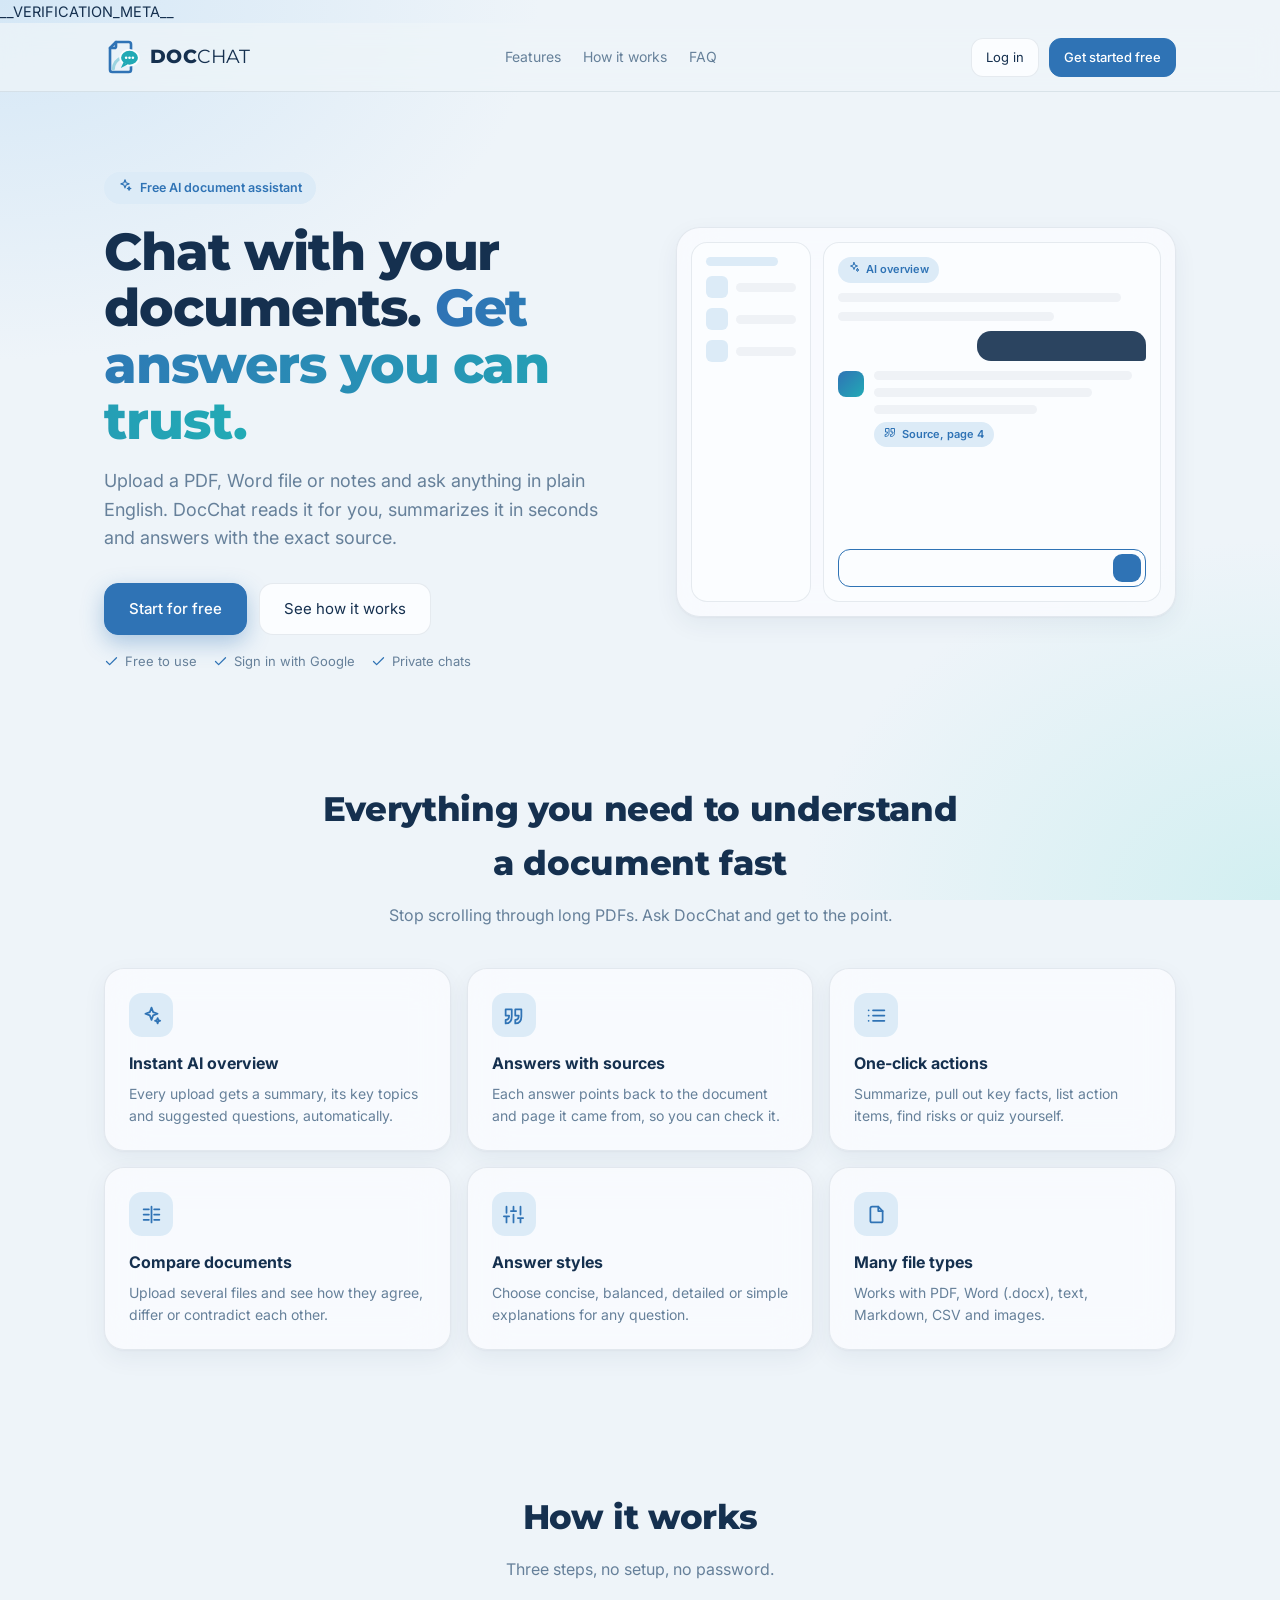
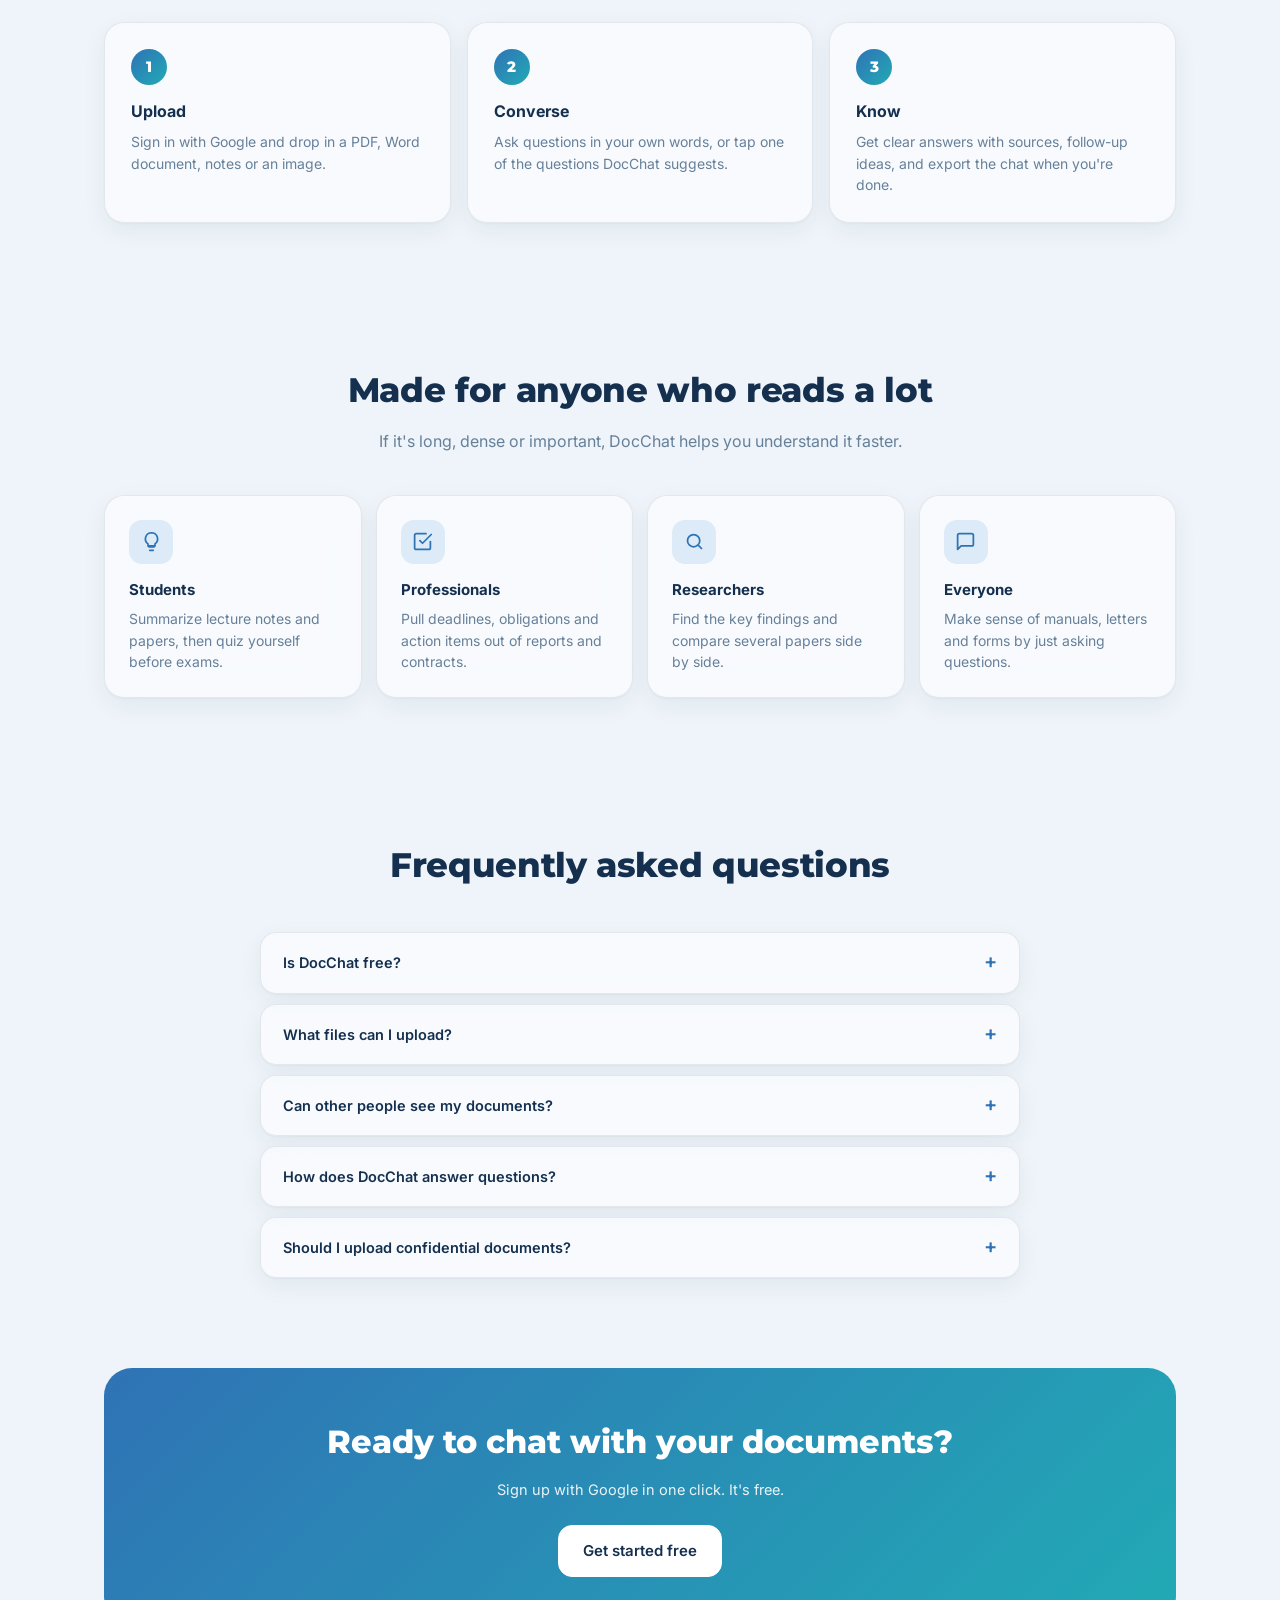
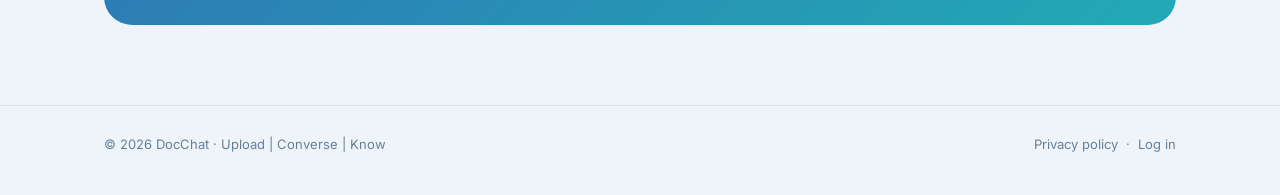
<file: static/landing.html>
<!doctype html>
<html lang="en" data-theme="ocean">
<head>
<meta charset="utf-8">
<meta name="viewport" content="width=device-width, initial-scale=1">
<title>DocChat: Chat with your PDFs and documents using AI</title>
<meta name="description" content="DocChat is a free AI document assistant. Upload a PDF, Word file or notes and ask questions in plain English. Get instant summaries, key facts and answers with sources.">
<link rel="canonical" href="__BASE_URL__/">
__VERIFICATION_META__
<meta property="og:type" content="website">
<meta property="og:site_name" content="DocChat">
<meta property="og:title" content="DocChat: Chat with your PDFs and documents using AI">
<meta property="og:description" content="Upload a PDF, Word file or notes and ask anything. Instant summaries, key facts and answers with sources. Free.">
<meta property="og:url" content="__BASE_URL__/">
<meta property="og:image" content="__BASE_URL__/static/og-image.png">
<meta property="og:image:width" content="1200">
<meta property="og:image:height" content="630">
<meta name="twitter:card" content="summary_large_image">
<meta name="twitter:title" content="DocChat: Chat with your PDFs and documents using AI">
<meta name="twitter:description" content="Upload a document and ask anything. Instant summaries and answers with sources.">
<meta name="twitter:image" content="__BASE_URL__/static/og-image.png">
<meta name="theme-color" content="#2f73b5">
<script type="application/ld+json">
{"@context": "https://schema.org", "@type": "WebApplication", "name": "DocChat", "url": "__BASE_URL__/",
 "applicationCategory": "ProductivityApplication", "operatingSystem": "Any (web browser)",
 "description": "Free AI document assistant: upload PDFs, Word files or notes and ask questions to get summaries, key facts and answers with sources.",
 "offers": {"@type": "Offer", "price": "0", "priceCurrency": "USD"}}
</script>
<link rel="preconnect" href="https://fonts.googleapis.com">
<link rel="preconnect" href="https://fonts.gstatic.com" crossorigin>
<link href="https://fonts.googleapis.com/css2?family=Inter:wght@400;500;600&family=Montserrat:wght@400;500;700;800&display=swap" rel="stylesheet">
<link rel="icon" href="data:image/svg+xml,%3Csvg xmlns='http://www.w3.org/2000/svg' viewBox='0 0 48 48'%3E%3Cpath d='M16 4h17a3 3 0 0 1 3 3v34a3 3 0 0 1-3 3H11a3 3 0 0 1-3-3V12z' fill='none' stroke='%232f73b5' stroke-width='3.5' stroke-linejoin='round'/%3E%3Cellipse cx='34' cy='25' rx='12' ry='10' fill='%2322aab5' stroke='%23fff' stroke-width='2.5'/%3E%3Cpath d='M26 31l-3 7 8-4z' fill='%2322aab5'/%3E%3C/svg%3E">
<link rel="stylesheet" href="/static/style.css">
<script src="/static/theme.js"></script>
<style>
  body { overflow: auto; }
  .wrap { max-width: 1120px; margin: 0 auto; padding: 0 24px; }
  a { color: inherit; text-decoration: none; }
  .btn-lg { padding: 13px 24px; font-size: 15px; border-radius: 14px; }

  /* nav */
  .nav { position: sticky; top: 0; z-index: 20; backdrop-filter: blur(14px); -webkit-backdrop-filter: blur(14px);
         background: color-mix(in srgb, var(--bg) 75%, transparent); border-bottom: 1px solid var(--border); }
  .nav .wrap { display: flex; align-items: center; justify-content: space-between; height: 68px; }
  .nav-brand { display: flex; align-items: center; gap: 10px; }
  .nav-brand .logo { width: 36px; height: 36px; }
  .nav-brand .word { font-family: "Montserrat", sans-serif; font-size: 19px; letter-spacing: .02em; }
  .nav-brand .word b { font-weight: 800; }
  .nav-links { display: flex; align-items: center; gap: 22px; font-size: 14px; color: var(--muted); }
  .nav-links a:hover { color: var(--text); }
  .nav-actions { display: flex; gap: 10px; }

  /* hero */
  .hero-sec { padding: 80px 0 40px; }
  .hero-grid { display: grid; grid-template-columns: 1.05fr 1fr; gap: 48px; align-items: center; }
  .pill { display: inline-flex; align-items: center; gap: 8px; font-size: 12.5px; font-weight: 600; color: var(--accent);
          background: var(--accent-soft); padding: 6px 14px; border-radius: 999px; margin-bottom: 20px; }
  .pill svg.i { width: 14px; height: 14px; }
  .hero-sec h1 { font-family: "Montserrat", sans-serif; font-weight: 800; font-size: 52px; line-height: 1.08; letter-spacing: -.02em; margin: 0 0 18px; }
  .hero-sec h1 em { font-style: normal; background: linear-gradient(90deg, var(--accent), var(--accent-2)); -webkit-background-clip: text; background-clip: text; color: transparent; }
  .hero-sec .sub { font-size: 18px; line-height: 1.6; color: var(--muted); margin: 0 0 30px; max-width: 520px; }
  .hero-ctas { display: flex; flex-wrap: wrap; gap: 12px; align-items: center; }
  .hero-ctas .btn.primary { box-shadow: 0 8px 22px var(--accent-glow); }
  .hero-note { margin-top: 16px; font-size: 13px; color: var(--muted); display: flex; gap: 16px; flex-wrap: wrap; }
  .hero-note span { display: inline-flex; align-items: center; gap: 6px; }
  .hero-note svg.i { width: 15px; height: 15px; color: var(--accent); }

  /* abstract product mock (no example content) */
  .mock { padding: 14px; border-radius: 24px; }
  .mock-inner { display: grid; grid-template-columns: 120px 1fr; gap: 12px; height: 360px; }
  .mock-side, .mock-main { background: var(--panel-solid); border: 1px solid var(--border); border-radius: 16px; padding: 14px; display: flex; flex-direction: column; gap: 10px; }
  .bar { height: 9px; border-radius: 6px; background: var(--hover); }
  .bar.accent { background: var(--accent-soft); }
  .mock-doc { display: flex; align-items: center; gap: 8px; }
  .mock-doc i { width: 22px; height: 22px; border-radius: 6px; background: var(--accent-soft); flex: none; }
  .m-user { align-self: flex-end; width: 55%; height: 30px; border-radius: 14px 14px 4px 14px; background: var(--text); opacity: .9; }
  .m-bot { display: flex; gap: 10px; }
  .m-bot .av { flex: none; width: 26px; height: 26px; border-radius: 8px; background: linear-gradient(135deg, var(--accent), var(--accent-2)); }
  .m-bot .lines { flex: 1; display: flex; flex-direction: column; gap: 8px; }
  .m-chip { display: inline-flex; align-items: center; gap: 6px; font-size: 11px; font-weight: 600; color: var(--accent); background: var(--accent-soft); padding: 4px 10px; border-radius: 999px; width: fit-content; }
  .m-chip svg.i { width: 12px; height: 12px; }
  .m-input { margin-top: auto; height: 38px; border-radius: 12px; border: 1px solid var(--accent); display: flex; justify-content: flex-end; align-items: center; padding: 4px; }
  .m-input span { width: 28px; height: 28px; border-radius: 9px; background: var(--accent); }

  /* sections */
  section.block { padding: 70px 0; }
  .sec-head { text-align: center; max-width: 640px; margin: 0 auto 40px; }
  .sec-head h2 { font-family: "Montserrat", sans-serif; font-weight: 800; font-size: 34px; margin: 0 0 12px; letter-spacing: -.01em; }
  .sec-head p { color: var(--muted); font-size: 16px; margin: 0; line-height: 1.6; }
  .grid3 { display: grid; grid-template-columns: repeat(3, 1fr); gap: 16px; }
  .tile { padding: 24px; border-radius: 20px; }
  .tile .t-icon { width: 44px; height: 44px; border-radius: 13px; display: grid; place-items: center; background: var(--accent-soft); color: var(--accent); margin-bottom: 14px; }
  .tile .t-icon svg.i { width: 21px; height: 21px; }
  .tile h3 { margin: 0 0 6px; font-size: 16px; }
  .tile p { margin: 0; color: var(--muted); font-size: 14px; line-height: 1.55; }
  .steps3 { display: grid; grid-template-columns: repeat(3, 1fr); gap: 16px; counter-reset: s; }
  .step3 { padding: 26px; border-radius: 20px; position: relative; }
  .step3 .n { width: 36px; height: 36px; border-radius: 50%; display: grid; place-items: center; font-weight: 800; color: var(--accent-text);
              background: linear-gradient(135deg, var(--accent), var(--accent-2)); margin-bottom: 14px; font-family: "Montserrat", sans-serif; }
  .step3 h3 { margin: 0 0 6px; font-size: 16px; }
  .step3 p { margin: 0; color: var(--muted); font-size: 14px; line-height: 1.55; }
  .who { display: grid; grid-template-columns: repeat(4, 1fr); gap: 14px; }
  .who .tile h3 { font-size: 15px; }
  .faq { max-width: 760px; margin: 0 auto; display: flex; flex-direction: column; gap: 10px; }
  .faq details { border-radius: 16px; padding: 18px 22px; }
  .faq summary { cursor: pointer; font-weight: 600; list-style: none; display: flex; justify-content: space-between; gap: 12px; }
  .faq summary::-webkit-details-marker { display: none; }
  .faq summary::after { content: "+"; color: var(--accent); font-size: 20px; line-height: 1; }
  .faq details[open] summary::after { content: "\2212"; }
  .faq p { margin: 10px 0 0; color: var(--muted); line-height: 1.6; font-size: 14.5px; }
  .cta-band { margin: 20px 0 80px; padding: 48px; border-radius: 28px; text-align: center; color: #fff;
              background: linear-gradient(135deg, var(--accent), var(--accent-2)); }
  .cta-band h2 { font-family: "Montserrat", sans-serif; font-weight: 800; font-size: 32px; margin: 0 0 10px; }
  .cta-band p { margin: 0 0 24px; opacity: .9; }
  .cta-band .btn { background: #fff; color: #15304f; border-color: #fff; font-weight: 600; }
  .cta-band .btn:hover { color: #15304f; filter: brightness(.96); }
  footer { border-top: 1px solid var(--border); padding: 28px 0 40px; color: var(--muted); font-size: 13px; }
  footer .wrap { display: flex; justify-content: space-between; gap: 16px; flex-wrap: wrap; }
  footer a:hover { color: var(--text); }

  @media (max-width: 960px) {
    .hero-grid { grid-template-columns: 1fr; }
    .mock { max-width: 560px; }
    .grid3, .steps3 { grid-template-columns: 1fr 1fr; }
    .who { grid-template-columns: 1fr 1fr; }
    .nav-links { display: none; }
  }
  @media (max-width: 600px) {
    .hero-sec { padding: 44px 0 20px; }
    .hero-sec h1 { font-size: 36px; }
    .grid3, .steps3, .who { grid-template-columns: 1fr; }
    .mock-inner { grid-template-columns: 1fr; height: 300px; }
    .mock-side { display: none; }
    .nav .btn:not(.primary) { display: none; }
    .cta-band { padding: 32px 20px; }
    .sec-head h2 { font-size: 28px; }
  }
</style>
</head>
<body>
<svg width="0" height="0" style="position:absolute" aria-hidden="true">
  <symbol id="logo" viewBox="0 0 48 48">
    <g style="fill:none;stroke:var(--accent);stroke-width:3.5;stroke-linejoin:round;stroke-linecap:round">
      <path d="M16 4h17a3 3 0 0 1 3 3v34a3 3 0 0 1-3 3H11a3 3 0 0 1-3-3V12z"/>
      <path d="M16 4v6a2 2 0 0 1-2 2H8"/>
    </g>
    <path style="fill:none;stroke:color-mix(in srgb, var(--accent-2) 35%, var(--accent-soft));stroke-width:4;stroke-linecap:round" d="M12.5 40a17 17 0 0 1 11-15"/>
    <ellipse style="fill:var(--accent-2);stroke:var(--panel-solid);stroke-width:2.5" cx="34" cy="25" rx="12.5" ry="10.5"/>
    <path style="fill:var(--accent-2)" d="M26 31l-3.5 7.5 9-4.5z"/>
    <g style="fill:#fff"><circle cx="29.5" cy="25" r="1.7"/><circle cx="34" cy="25" r="1.7"/><circle cx="38.5" cy="25" r="1.7"/></g>
  </symbol>
</svg>

<header class="nav">
  <div class="wrap">
    <a href="/" class="nav-brand" aria-label="DocChat home">
      <svg class="logo" aria-hidden="true"><use href="#logo"/></svg>
      <span class="word"><b>DOC</b>CHAT</span>
    </a>
    <nav class="nav-links" aria-label="Sections">
      <a href="#features">Features</a>
      <a href="#how">How it works</a>
      <a href="#faq">FAQ</a>
    </nav>
    <div class="nav-actions">
      <a class="btn" href="/login">Log in</a>
      <a class="btn primary" href="/login?mode=signup">Get started free</a>
    </div>
  </div>
</header>

<main>
  <section class="hero-sec">
    <div class="wrap hero-grid">
      <div>
        <span class="pill"><span data-icon="sparkles"></span>Free AI document assistant</span>
        <h1>Chat with your documents. <em>Get answers you can trust.</em></h1>
        <p class="sub">Upload a PDF, Word file or notes and ask anything in plain English. DocChat reads it for you,
          summarizes it in seconds and answers with the exact source.</p>
        <div class="hero-ctas">
          <a class="btn primary btn-lg" href="/login?mode=signup">Start for free</a>
          <a class="btn btn-lg" href="#how">See how it works</a>
        </div>
        <div class="hero-note">
          <span><span data-icon="check"></span>Free to use</span>
          <span><span data-icon="check"></span>Sign in with Google</span>
          <span><span data-icon="check"></span>Private chats</span>
        </div>
      </div>
      <div class="mock card" aria-hidden="true">
        <div class="mock-inner">
          <div class="mock-side">
            <div class="bar accent" style="width:80%"></div>
            <div class="mock-doc"><i></i><div class="bar" style="flex:1"></div></div>
            <div class="mock-doc"><i></i><div class="bar" style="flex:1"></div></div>
            <div class="mock-doc"><i></i><div class="bar" style="flex:1"></div></div>
          </div>
          <div class="mock-main">
            <span class="m-chip"><span data-icon="sparkles"></span>AI overview</span>
            <div class="bar" style="width:92%"></div><div class="bar" style="width:70%"></div>
            <div class="m-user"></div>
            <div class="m-bot"><span class="av"></span><div class="lines">
              <div class="bar" style="width:95%"></div><div class="bar" style="width:80%"></div><div class="bar" style="width:60%"></div>
              <span class="m-chip"><span data-icon="quote"></span>Source, page 4</span>
            </div></div>
            <div class="m-input"><span></span></div>
          </div>
        </div>
      </div>
    </div>
  </section>

  <section class="block" id="features">
    <div class="wrap">
      <div class="sec-head">
        <h2>Everything you need to understand a document fast</h2>
        <p>Stop scrolling through long PDFs. Ask DocChat and get to the point.</p>
      </div>
      <div class="grid3">
        <div class="tile card"><span class="t-icon" data-icon="sparkles"></span><h3>Instant AI overview</h3><p>Every upload gets a summary, its key topics and suggested questions, automatically.</p></div>
        <div class="tile card"><span class="t-icon" data-icon="quote"></span><h3>Answers with sources</h3><p>Each answer points back to the document and page it came from, so you can check it.</p></div>
        <div class="tile card"><span class="t-icon" data-icon="list"></span><h3>One-click actions</h3><p>Summarize, pull out key facts, list action items, find risks or quiz yourself.</p></div>
        <div class="tile card"><span class="t-icon" data-icon="columns"></span><h3>Compare documents</h3><p>Upload several files and see how they agree, differ or contradict each other.</p></div>
        <div class="tile card"><span class="t-icon" data-icon="sliders"></span><h3>Answer styles</h3><p>Choose concise, balanced, detailed or simple explanations for any question.</p></div>
        <div class="tile card"><span class="t-icon" data-icon="file"></span><h3>Many file types</h3><p>Works with PDF, Word (.docx), text, Markdown, CSV and images.</p></div>
      </div>
    </div>
  </section>

  <section class="block" id="how">
    <div class="wrap">
      <div class="sec-head">
        <h2>How it works</h2>
        <p>Three steps, no setup, no password.</p>
      </div>
      <div class="steps3">
        <div class="step3 card"><span class="n">1</span><h3>Upload</h3><p>Sign in with Google and drop in a PDF, Word document, notes or an image.</p></div>
        <div class="step3 card"><span class="n">2</span><h3>Converse</h3><p>Ask questions in your own words, or tap one of the questions DocChat suggests.</p></div>
        <div class="step3 card"><span class="n">3</span><h3>Know</h3><p>Get clear answers with sources, follow-up ideas, and export the chat when you're done.</p></div>
      </div>
    </div>
  </section>

  <section class="block">
    <div class="wrap">
      <div class="sec-head">
        <h2>Made for anyone who reads a lot</h2>
        <p>If it's long, dense or important, DocChat helps you understand it faster.</p>
      </div>
      <div class="who">
        <div class="tile card"><span class="t-icon" data-icon="bulb"></span><h3>Students</h3><p>Summarize lecture notes and papers, then quiz yourself before exams.</p></div>
        <div class="tile card"><span class="t-icon" data-icon="checklist"></span><h3>Professionals</h3><p>Pull deadlines, obligations and action items out of reports and contracts.</p></div>
        <div class="tile card"><span class="t-icon" data-icon="search"></span><h3>Researchers</h3><p>Find the key findings and compare several papers side by side.</p></div>
        <div class="tile card"><span class="t-icon" data-icon="message"></span><h3>Everyone</h3><p>Make sense of manuals, letters and forms by just asking questions.</p></div>
      </div>
    </div>
  </section>

  <section class="block" id="faq">
    <div class="wrap">
      <div class="sec-head"><h2>Frequently asked questions</h2></div>
      <div class="faq">
        <details class="card"><summary>Is DocChat free?</summary><p>Yes. DocChat is free to use. You just sign in with your Google account.</p></details>
        <details class="card"><summary>What files can I upload?</summary><p>PDF, Word (.docx), plain text, Markdown, CSV and images (PNG, JPG, WebP), up to 10 MB per chat.</p></details>
        <details class="card"><summary>Can other people see my documents?</summary><p>No. Your chats and files are tied to your account and only you can see them. You can delete any chat at any time. See the <a href="/privacy" style="color:var(--accent)">privacy policy</a>.</p></details>
        <details class="card"><summary>How does DocChat answer questions?</summary><p>DocChat uses Google's Gemini AI to read your document and answer based on its content, with references to where the answer came from.</p></details>
        <details class="card"><summary>Should I upload confidential documents?</summary><p>Please don't. DocChat is a free service and is not designed for confidential or sensitive material.</p></details>
      </div>
    </div>
  </section>

  <div class="wrap">
    <div class="cta-band">
      <h2>Ready to chat with your documents?</h2>
      <p>Sign up with Google in one click. It's free.</p>
      <a class="btn btn-lg" href="/login?mode=signup">Get started free</a>
    </div>
  </div>
</main>

<footer>
  <div class="wrap">
    <span>&copy; 2026 DocChat · Upload | Converse | Know</span>
    <span><a href="/privacy">Privacy policy</a> &nbsp;·&nbsp; <a href="/login">Log in</a></span>
  </div>
</footer>

<script>
const ICONS = {
  sparkles: '<path d="M12 3l1.9 5.1L19 10l-5.1 1.9L12 17l-1.9-5.1L5 10l5.1-1.9zM19 15l.8 2.2L22 18l-2.2.8L19 21l-.8-2.2L16 18l2.2-.8z"/>',
  quote: '<path d="M3 21c3 0 7-1 7-8V5H3v7h4c0 3-1 5-4 5zM14 21c3 0 7-1 7-8V5h-7v7h4c0 3-1 5-4 5z"/>',
  list: '<path d="M8 6h13M8 12h13M8 18h13M3 6h.01M3 12h.01M3 18h.01"/>',
  columns: '<path d="M12 3v18M3 6h6M3 12h6M3 18h6M15 6h6M15 12h6M15 18h6"/>',
  sliders: '<path d="M4 21v-7M4 10V3M12 21v-9M12 8V3M20 21v-5M20 12V3M1 14h6M9 8h6M17 16h6"/>',
  file: '<path d="M14 3H7a2 2 0 0 0-2 2v14a2 2 0 0 0 2 2h10a2 2 0 0 0 2-2V8z"/><path d="M14 3v5h5"/>',
  check: '<path d="M20 6 9 17l-5-5"/>',
  bulb: '<path d="M9 18h6M10 22h4M12 2a7 7 0 0 0-4 12.7V17h8v-2.3A7 7 0 0 0 12 2z"/>',
  checklist: '<path d="m9 11 3 3L22 4"/><path d="M21 12v7a2 2 0 0 1-2 2H5a2 2 0 0 1-2-2V5a2 2 0 0 1 2-2h11"/>',
  search: '<circle cx="11" cy="11" r="7"/><path d="m20 20-3.5-3.5"/>',
  message: '<path d="M21 15a2 2 0 0 1-2 2H7l-4 4V5a2 2 0 0 1 2-2h14a2 2 0 0 1 2 2z"/>',
};
document.querySelectorAll("[data-icon]").forEach(el => {
  el.innerHTML = `<svg class="i" viewBox="0 0 24 24" aria-hidden="true">${ICONS[el.dataset.icon] || ""}</svg>`;
});
</script>
</body>
</html>
</file>
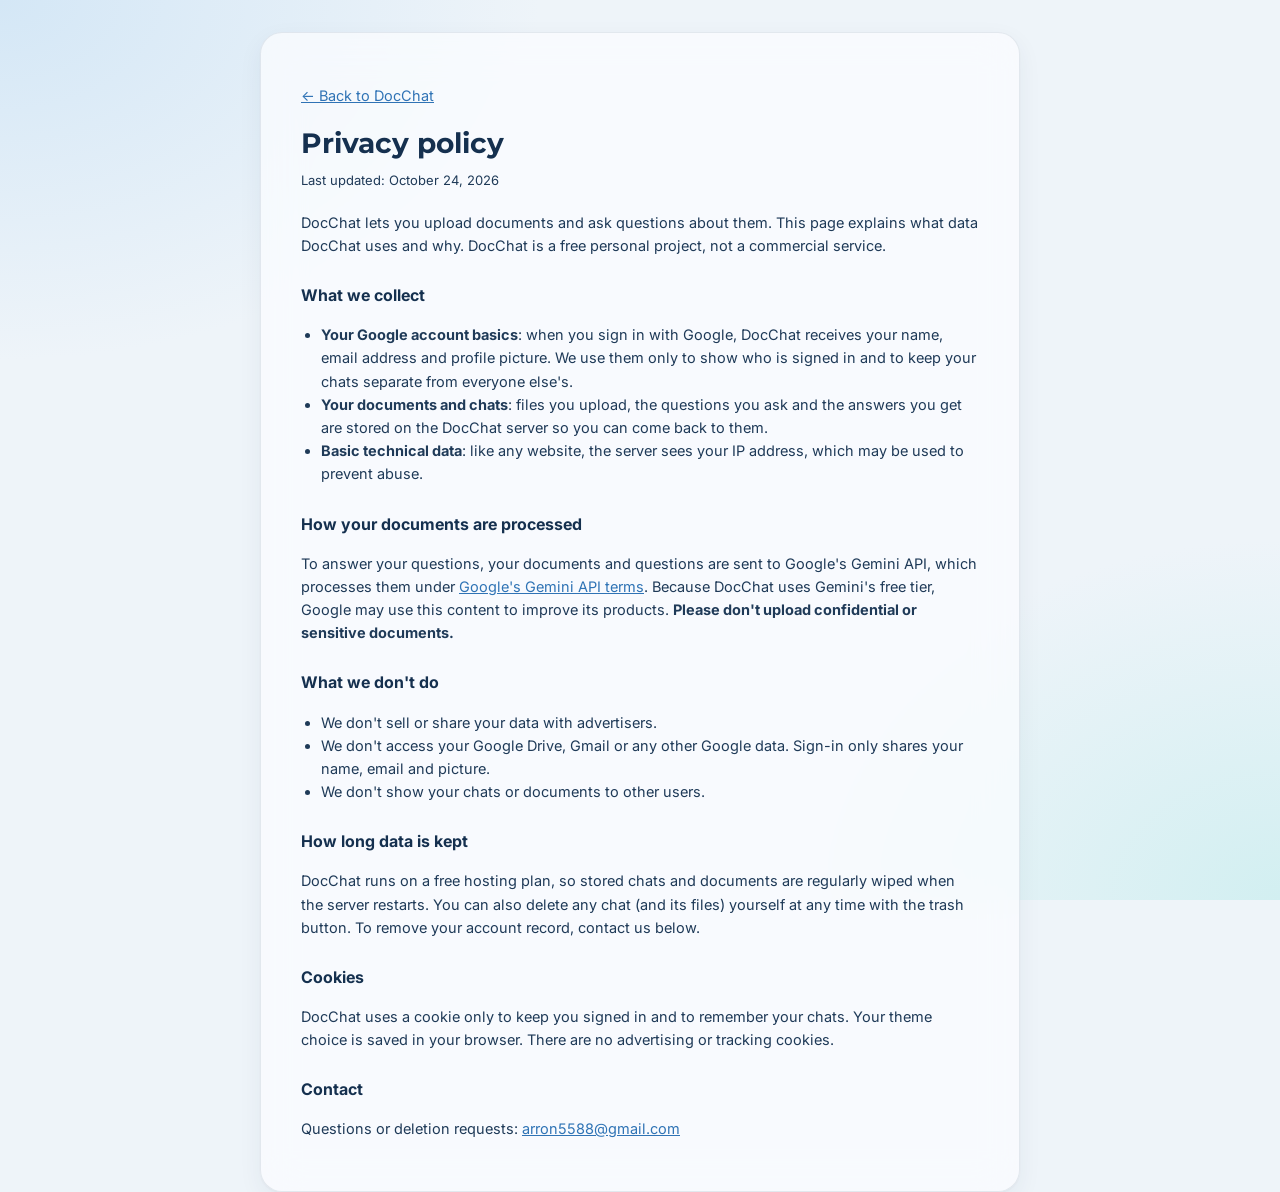
<file: static/privacy.html>
<!doctype html>
<html lang="en" data-theme="ocean">
<head>
<meta charset="utf-8">
<meta name="viewport" content="width=device-width, initial-scale=1">
<title>Privacy policy · DocChat</title>
<link rel="preconnect" href="https://fonts.googleapis.com">
<link rel="preconnect" href="https://fonts.gstatic.com" crossorigin>
<link href="https://fonts.googleapis.com/css2?family=Inter:wght@400;500;600&family=Montserrat:wght@400;700;800&display=swap" rel="stylesheet">
<link rel="stylesheet" href="/static/style.css">
<script src="/static/theme.js"></script>
<style>
  body { overflow: auto; }
  .page { max-width: 760px; margin: 32px auto; padding: 36px 40px; }
  .page h1 { font-family: "Montserrat", "Segoe UI", sans-serif; font-size: 28px; margin: 0 0 4px; }
  .page h2 { font-size: 16px; margin: 26px 0 8px; }
  .page p, .page li { color: color-mix(in srgb, var(--text) 88%, var(--muted)); }
  .page ul { padding-left: 20px; }
  .page a { color: var(--accent); }
  .updated { color: var(--muted); font-size: 13px; margin: 0 0 20px; }
  @media (max-width: 640px) { .page { margin: 12px; padding: 24px 20px; } }
</style>
</head>
<body>
<main class="page card">
  <p><a href="/">&larr; Back to DocChat</a></p>
  <h1>Privacy policy</h1>
  <p class="updated">Last updated: October 24, 2026</p>

  <p>DocChat lets you upload documents and ask questions about them. This page explains what data DocChat
  uses and why. DocChat is a free personal project, not a commercial service.</p>

  <h2>What we collect</h2>
  <ul>
    <li><b>Your Google account basics</b>: when you sign in with Google, DocChat receives your name, email
      address and profile picture. We use them only to show who is signed in and to keep your chats
      separate from everyone else's.</li>
    <li><b>Your documents and chats</b>: files you upload, the questions you ask and the answers you get are
      stored on the DocChat server so you can come back to them.</li>
    <li><b>Basic technical data</b>: like any website, the server sees your IP address, which may be used
      to prevent abuse.</li>
  </ul>

  <h2>How your documents are processed</h2>
  <p>To answer your questions, your documents and questions are sent to Google's Gemini API, which
  processes them under <a href="https://ai.google.dev/gemini-api/terms" target="_blank" rel="noopener">Google's
  Gemini API terms</a>. Because DocChat uses Gemini's free tier, Google may use this content to improve
  its products. <b>Please don't upload confidential or sensitive documents.</b></p>

  <h2>What we don't do</h2>
  <ul>
    <li>We don't sell or share your data with advertisers.</li>
    <li>We don't access your Google Drive, Gmail or any other Google data. Sign-in only shares your name,
      email and picture.</li>
    <li>We don't show your chats or documents to other users.</li>
  </ul>

  <h2>How long data is kept</h2>
  <p>DocChat runs on a free hosting plan, so stored chats and documents are regularly wiped when the server
  restarts. You can also delete any chat (and its files) yourself at any time with the trash button.
  To remove your account record, contact us below.</p>

  <h2>Cookies</h2>
  <p>DocChat uses a cookie only to keep you signed in and to remember your chats. Your theme choice is
  saved in your browser. There are no advertising or tracking cookies.</p>

  <h2>Contact</h2>
  <p>Questions or deletion requests: <a href="mailto:arron5588@gmail.com">arron5588@gmail.com</a></p>
</main>
</body>
</html>
</file>
<file: static/style.css>
/* Base colors come from theme.js; everything here is derived from them. Fallbacks = DocChat blue, light. */
:root {
  --bg: #eef4f9; --bg-glow-1: #d4e7f6; --bg-glow-2: #d2eff1; --panel-solid: #fbfdff;
  --text: #15304f; --muted: #66809a; --accent: #2f73b5; --accent-2: #22aab5; --accent-soft: #dcebf7; --accent-text: #fff;
  --display: "Montserrat", "Segoe UI", sans-serif; --display-weight: 700;

  --panel: color-mix(in srgb, var(--panel-solid) 74%, transparent);
  --border: color-mix(in srgb, var(--text) 9%, transparent);
  --border-strong: color-mix(in srgb, var(--text) 16%, transparent);
  --hover: color-mix(in srgb, var(--text) 5%, transparent);
  --user-bubble: var(--text);
  --user-text: var(--bg);
  --cite-bg: color-mix(in srgb, var(--accent) 8%, transparent);
  --accent-glow: color-mix(in srgb, var(--accent) 35%, transparent);
  --error: #b3261e;
  --shadow: 0 1px 2px color-mix(in srgb, var(--text) 4%, transparent), 0 8px 24px color-mix(in srgb, var(--text) 6%, transparent);
  --radius-lg: 22px;
  color-scheme: light;
}
:root[data-mode="dark"] {
  --error: #f2b8b5;
  --shadow: 0 1px 2px rgba(0,0,0,.2), 0 8px 24px rgba(0,0,0,.25);
  color-scheme: dark;
}

* { box-sizing: border-box; }
html, body { height: 100%; }
body {
  margin: 0;
  font: 14.5px/1.6 "Inter", system-ui, -apple-system, "Segoe UI", sans-serif;
  color: var(--text);
  background:
    radial-gradient(900px 600px at 0% 0%, var(--bg-glow-1), transparent 60%),
    radial-gradient(800px 600px at 100% 100%, var(--bg-glow-2), transparent 60%),
    var(--bg);
  background-attachment: fixed;
  -webkit-font-smoothing: antialiased;
  overflow: hidden;
}
button { font: inherit; color: inherit; cursor: pointer; }
.sr-only { position: absolute; width: 1px; height: 1px; overflow: hidden; clip: rect(0 0 0 0); white-space: nowrap; }
svg.i { width: 18px; height: 18px; flex: none; fill: none; stroke: currentColor; stroke-width: 2; stroke-linecap: round; stroke-linejoin: round; }
.label { font-size: 11px; font-weight: 600; letter-spacing: .08em; text-transform: uppercase; color: var(--muted); margin: 0; }

/* ---------- Layout ---------- */
.app { display: grid; grid-template-columns: 272px minmax(0, 1fr) 320px; gap: 14px; height: 100vh; padding: 14px; }
.card {
  background: var(--panel); backdrop-filter: blur(20px); -webkit-backdrop-filter: blur(20px);
  border: 1px solid var(--border); border-radius: var(--radius-lg); box-shadow: var(--shadow);
}
.sidebar, .panel { display: flex; flex-direction: column; min-height: 0; }
.main { display: flex; flex-direction: column; min-width: 0; min-height: 0; overflow: hidden; }

/* ---------- Buttons ---------- */
.btn {
  display: inline-flex; align-items: center; justify-content: center; gap: 8px;
  border: 1px solid var(--border); background: var(--panel-solid); border-radius: 12px; padding: 8px 14px; font-size: 13px;
  transition: .15s ease;
}
.btn:hover { border-color: var(--accent); color: var(--accent); }
.btn.primary { background: var(--accent); border-color: var(--accent); color: var(--accent-text); font-weight: 500; }
.btn.primary:hover { filter: brightness(1.08); color: var(--accent-text); }
.icon-btn {
  display: inline-grid; place-items: center; width: 34px; height: 34px; border-radius: 10px;
  border: 1px solid transparent; background: transparent; color: var(--muted); transition: .15s;
}
.icon-btn:hover { background: var(--hover); color: var(--text); }
.icon-btn svg.i { width: 17px; height: 17px; }

/* ---------- Sidebar ---------- */
.sidebar { padding: 20px 16px 16px; gap: 16px; }
.brand { display: flex; align-items: center; gap: 11px; padding: 0 4px; }
.logo { flex: none; width: 42px; height: 42px; }
.wordmark { font-family: "Montserrat", "Segoe UI", sans-serif; font-weight: 400; font-size: 21px; line-height: 1; margin: 0; letter-spacing: .02em; }
.wordmark b { font-weight: 800; }
.tagline { font-family: "Montserrat", "Segoe UI", sans-serif; font-weight: 700; font-size: 9px; letter-spacing: .1em; text-transform: uppercase; color: var(--accent); margin: 6px 0 0; }
.tagline i { font-style: normal; opacity: .45; margin: 0 3px; }
.new-chat { width: 100%; padding: 10px 14px; }
.new-chat kbd { margin-left: auto; font: 11px "Inter", sans-serif; opacity: .7; }
.search { display: flex; align-items: center; gap: 8px; padding: 0 12px; height: 38px; border-radius: 12px; background: var(--panel-solid); border: 1px solid var(--border); color: var(--muted); }
.search:focus-within { border-color: var(--accent); }
.search input { flex: 1; min-width: 0; border: 0; outline: 0; background: transparent; color: var(--text); font: inherit; font-size: 13px; }
.chats-head { display: flex; align-items: center; justify-content: space-between; padding: 0 4px; }
.chats { list-style: none; margin: 0 -6px; padding: 0 6px; flex: 1; min-height: 60px; overflow-y: auto; display: flex; flex-direction: column; gap: 2px; }
.chat-item { position: relative; display: flex; align-items: center; gap: 10px; padding: 9px 10px; border-radius: 12px; cursor: pointer; transition: .12s; }
.chat-item:hover { background: var(--hover); }
.chat-item.active { background: var(--accent-soft); }
.chat-item .ci-icon { flex: none; width: 30px; height: 30px; border-radius: 9px; display: grid; place-items: center; background: var(--panel-solid); color: var(--accent); border: 1px solid var(--border); }
.chat-item.active .ci-icon { border-color: transparent; }
.chat-item .ci-icon svg.i { width: 15px; height: 15px; }
.chat-item .ci-text { flex: 1; min-width: 0; }
.chat-item .ci-title { font-size: 13px; font-weight: 500; white-space: nowrap; overflow: hidden; text-overflow: ellipsis; }
.chat-item .ci-sub { font-size: 11.5px; color: var(--muted); }
.chat-item .ci-del { opacity: .35; width: 28px; height: 28px; }
.chat-item:hover .ci-del, .chat-item.active .ci-del, .chat-item .ci-del:focus-visible { opacity: 1; }
.chat-item .ci-del:hover { color: #c62828; background: color-mix(in srgb, #c62828 10%, transparent); }
@media (hover: none) { .chat-item .ci-del { opacity: 1; } }
.chats-empty { font-size: 13px; color: var(--muted); padding: 10px 6px; line-height: 1.5; }
.side-footer { display: flex; flex-direction: column; gap: 12px; padding-top: 14px; border-top: 1px solid var(--border); }
.appearance { display: flex; align-items: center; justify-content: space-between; gap: 8px; }
.swatches { display: flex; gap: 8px; }
.swatch { width: 22px; height: 22px; padding: 0; border-radius: 50%; border: 0; background: linear-gradient(135deg, var(--a), var(--b)); box-shadow: 0 0 0 2px var(--panel-solid), 0 0 0 3px transparent; transition: .15s; }
.swatch:hover { transform: scale(1.12); }
.swatch[aria-checked="true"] { box-shadow: 0 0 0 2px var(--panel-solid), 0 0 0 4px var(--text); }
.mode-toggle { display: inline-flex; padding: 2px; border-radius: 10px; background: var(--hover); }
.mode-toggle button { display: grid; place-items: center; width: 28px; height: 26px; border: 0; border-radius: 8px; background: transparent; color: var(--muted); }
.mode-toggle button svg.i { width: 15px; height: 15px; }
.mode-toggle button[aria-pressed="true"] { background: var(--panel-solid); color: var(--text); box-shadow: 0 1px 3px color-mix(in srgb, var(--text) 12%, transparent); }
.user-card { display: flex; align-items: center; gap: 10px; padding: 8px; margin: 0 -4px; border-radius: 14px; background: var(--hover); }
.user-card[hidden] { display: none; }
.user-card img { flex: none; width: 34px; height: 34px; border-radius: 50%; object-fit: cover; background: var(--accent-soft); }
.user-card img[hidden], .user-card .u-initial[hidden] { display: none; }
.user-card .u-initial { flex: none; width: 34px; height: 34px; border-radius: 50%; display: grid; place-items: center; font-weight: 700; color: var(--accent-text); background: linear-gradient(135deg, var(--accent), var(--accent-2)); }
.user-card .u-text { flex: 1; min-width: 0; }
.user-card .u-name { font-size: 13px; font-weight: 600; white-space: nowrap; overflow: hidden; text-overflow: ellipsis; }
.user-card .u-email { font-size: 11.5px; color: var(--muted); white-space: nowrap; overflow: hidden; text-overflow: ellipsis; }
.user-card .icon-btn { width: 30px; height: 30px; }
.quota[hidden] { display: none; }
.quota-text { font-size: 12px; color: var(--muted); margin-bottom: 6px; }
.quota-text b { color: var(--text); font-weight: 600; }
.quota-bar { height: 5px; border-radius: 99px; background: var(--hover); overflow: hidden; }
.quota-bar span { display: block; height: 100%; border-radius: 99px; background: linear-gradient(90deg, var(--accent), var(--accent-2)); transition: width .4s ease; }
.quota.low .quota-bar span { background: #e0892b; }
.demo-note { display: inline-flex; align-items: center; gap: 8px; margin-top: 14px; font-size: 12px; color: var(--muted); background: var(--hover); border-radius: 10px; padding: 7px 12px; text-align: left; }
.demo-note svg.i { width: 15px; height: 15px; color: var(--accent); }
.provider { display: flex; align-items: center; gap: 8px; font-size: 12px; color: var(--muted); min-width: 0; }
.provider .dot { flex: none; width: 7px; height: 7px; border-radius: 50%; background: #4caf7a; box-shadow: 0 0 0 3px rgba(76,175,122,.18); }
.provider span:last-child { overflow: hidden; text-overflow: ellipsis; white-space: nowrap; }

/* ---------- Main: top bar ---------- */
.topbar { display: flex; align-items: center; gap: 10px; padding: 14px 18px; border-bottom: 1px solid var(--border); }
.title-wrap { flex: 1; min-width: 0; }
.chat-title { margin: 0; font-size: 15px; font-weight: 600; white-space: nowrap; overflow: hidden; text-overflow: ellipsis; outline: none; border-radius: 6px; padding: 1px 4px; margin-left: -4px; }
.chat-title[contenteditable="true"]:hover { background: var(--hover); }
.chat-title[contenteditable="true"]:focus { background: var(--hover); box-shadow: 0 0 0 2px var(--accent-soft); white-space: normal; }
.chat-meta { font-size: 12px; color: var(--muted); }
.top-actions { display: flex; gap: 4px; }
.only-narrow, .only-mobile { display: none !important; }

/* ---------- Main: log ---------- */
.log { flex: 1; overflow-y: auto; padding: 28px 28px 12px; display: flex; flex-direction: column; gap: 22px; scroll-behavior: smooth; }
.msg { max-width: 760px; width: 100%; margin: 0 auto; animation: rise .35s ease both; }
.msg.user { display: flex; justify-content: flex-end; }
.msg.user .bubble { background: var(--user-bubble); color: var(--user-text); padding: 10px 16px; border-radius: 18px 18px 4px 18px; max-width: 80%; white-space: pre-wrap; overflow-wrap: anywhere; }
.msg.bot { display: grid; grid-template-columns: 30px minmax(0, 1fr); column-gap: 14px; }
.msg.bot > :not(.avatar) { grid-column: 2; }
.avatar { width: 30px; height: 30px; border-radius: 9px; display: grid; place-items: center; background: linear-gradient(135deg, var(--accent), var(--accent-2)); color: #fff; margin-top: 2px; grid-row: 1 / span 9; }
.msg.bot .bubble { padding-top: 4px; overflow-wrap: anywhere; }
.msg.bot .bubble > :first-child { margin-top: 0; }
.msg.bot .bubble > :last-child { margin-bottom: 0; }
.msg.bot .bubble p { margin: 0 0 12px; }
.msg.bot .bubble ul, .msg.bot .bubble ol { margin: 0 0 12px; padding-left: 22px; }
.msg.bot .bubble li { margin: 4px 0; }
.msg.bot .bubble li::marker { color: var(--accent); }
.msg.bot .bubble strong { font-weight: 600; }
.msg.bot .bubble blockquote { margin: 0 0 12px; padding: 8px 14px; border-left: 3px solid var(--accent-2); border-radius: 0; background: var(--cite-bg); color: color-mix(in srgb, var(--text) 85%, var(--muted)); font-style: italic; }
.msg.bot .bubble .h { display: block; font-weight: 600; font-size: 15.5px; margin: 16px 0 6px; }
.msg.bot .bubble code { font: 13px/1.4 ui-monospace, "Cascadia Code", Consolas, monospace; background: var(--accent-soft); padding: 1px 6px; border-radius: 6px; }
.msg.bot .bubble sup { display: inline-grid; place-items: center; min-width: 17px; height: 17px; padding: 0 4px; margin: 0 2px; font-size: 10px; font-weight: 600; border-radius: 6px; background: var(--accent-soft); color: var(--accent); vertical-align: 2px; }
.msg.bot .bubble .src-tag { display: inline-block; font-size: 11.5px; font-weight: 500; line-height: 1.5; padding: 0 8px; margin: 0 2px; border-radius: 999px; background: var(--accent-soft); color: var(--accent); white-space: nowrap; vertical-align: 1px; }
.typing:empty::after { content: ""; display: inline-block; width: 44px; height: 10px; background: radial-gradient(circle 4px, var(--accent) 98%, transparent) 0 50% / 14px 10px repeat-x; animation: dots 1.2s linear infinite; opacity: .7; }
.caret { display: inline-block; width: .5em; }
.caret::after { content: "\258D"; color: var(--accent); animation: blink 1s steps(1) infinite; }
.cites { margin-top: 10px; display: flex; flex-direction: column; gap: 8px; }
.cites-title { font-size: 11px; font-weight: 600; letter-spacing: .08em; text-transform: uppercase; color: var(--muted); }
.cite { background: var(--cite-bg); border-radius: 12px; padding: 10px 14px; font-size: 13px; line-height: 1.5; }
.cite .src { display: block; font-weight: 500; margin-bottom: 2px; }
.cite .src b { color: var(--accent); margin-right: 4px; }
.cite q { color: var(--muted); font-style: italic; }
.error { color: var(--error); font-size: 14px; margin-top: 6px; }
.msg-actions { display: flex; gap: 2px; margin-top: 6px; margin-left: -8px; opacity: .75; transition: .15s; }
.msg.bot:hover .msg-actions, .msg-actions:focus-within { opacity: 1; }
.msg-actions .icon-btn { width: 30px; height: 30px; }
.msg-actions .icon-btn svg.i { width: 15px; height: 15px; }
.msg-actions .icon-btn.on { color: var(--accent); }
.followups { display: flex; flex-wrap: wrap; gap: 8px; margin-top: 12px; }
.followups .fu-title { width: 100%; font-size: 11px; font-weight: 600; letter-spacing: .08em; text-transform: uppercase; color: var(--muted); display: flex; align-items: center; gap: 6px; }
.followups .fu-title svg.i { width: 13px; height: 13px; color: var(--accent); }
.chip { display: inline-flex; align-items: center; gap: 6px; border: 1px solid var(--border); background: var(--panel-solid); border-radius: 999px; padding: 7px 14px; font-size: 13px; text-align: left; transition: .15s; }
.chip:hover { border-color: var(--accent); color: var(--accent); transform: translateY(-1px); }
.chip svg.i { width: 14px; height: 14px; color: var(--accent); }

/* ---------- Welcome screens ---------- */
.welcome { max-width: 780px; width: 100%; margin: auto; padding: 8px 0 24px; animation: rise .5s ease both; }
.hero { text-align: center; margin-bottom: 28px; }
.hero .logo { width: 64px; height: 64px; margin: 0 auto 14px; display: block; }
.hero h2 { font-family: var(--display); font-weight: var(--display-weight); font-size: 34px; line-height: 1.15; margin: 0 0 10px; letter-spacing: -.01em; }
.hero h2 em { color: var(--accent); font-style: normal; }
:root:not([data-theme="ocean"]) .hero h2 { font-size: 42px; }
:root:not([data-theme="ocean"]) .hero h2 em { font-style: italic; }
.hero p { color: var(--muted); margin: 0 auto 20px; max-width: 480px; }
.hero .btn.primary { padding: 12px 22px; font-size: 14px; border-radius: 14px; box-shadow: 0 6px 18px var(--accent-glow); }
.hero .formats { display: block; margin-top: 10px; font-size: 12px; color: var(--muted); }
.steps { display: grid; grid-template-columns: repeat(3, 1fr); gap: 12px; margin-bottom: 26px; }
.step { display: flex; gap: 12px; align-items: flex-start; padding: 14px; border-radius: 16px; background: var(--panel-solid); border: 1px solid var(--border); }
.step .num { flex: none; width: 26px; height: 26px; border-radius: 50%; display: grid; place-items: center; font-size: 12px; font-weight: 700; color: var(--accent-text); background: linear-gradient(135deg, var(--accent), var(--accent-2)); }
.step b { display: block; font-size: 13.5px; font-weight: 600; }
.step span { font-size: 12.5px; color: var(--muted); line-height: 1.45; }
.features { display: grid; grid-template-columns: repeat(3, 1fr); gap: 12px; }
.feature { padding: 16px; border-radius: 16px; border: 1px solid var(--border); background: color-mix(in srgb, var(--panel-solid) 60%, transparent); transition: .2s; }
.feature:hover { border-color: color-mix(in srgb, var(--accent) 40%, transparent); transform: translateY(-2px); }
.feature .f-icon { width: 34px; height: 34px; border-radius: 10px; display: grid; place-items: center; background: var(--accent-soft); color: var(--accent); margin-bottom: 10px; }
.feature .f-icon svg.i { width: 17px; height: 17px; }
.feature b { display: block; font-size: 13.5px; font-weight: 600; margin-bottom: 2px; }
.feature span { font-size: 12.5px; color: var(--muted); line-height: 1.45; }
.section-label { display: flex; align-items: center; gap: 8px; margin: 0 0 12px; }
.section-label::after { content: ""; flex: 1; height: 1px; background: var(--border); }
.ready-head { text-align: center; margin-bottom: 22px; }
.ready-head .doc-type { display: inline-flex; align-items: center; gap: 6px; font-size: 12px; font-weight: 600; color: var(--accent); background: var(--accent-soft); border-radius: 999px; padding: 4px 12px; margin-bottom: 12px; }
.ready-head h2 { font-family: var(--display); font-weight: var(--display-weight); font-size: 30px; line-height: 1.2; margin: 0 0 8px; }
.ready-head p { color: var(--muted); margin: 0 auto; max-width: 560px; }
.suggest-grid { display: grid; grid-template-columns: repeat(2, 1fr); gap: 10px; margin-bottom: 26px; }
.suggest { display: flex; align-items: flex-start; gap: 10px; text-align: left; padding: 14px 16px; border-radius: 16px; border: 1px solid var(--border); background: var(--panel-solid); font-size: 13.5px; line-height: 1.45; transition: .15s; }
.suggest:hover { border-color: var(--accent); transform: translateY(-1px); }
.suggest svg.i { width: 16px; height: 16px; color: var(--accent); margin-top: 2px; }

/* ---------- Composer ---------- */
.composer { padding: 10px 20px 16px; }
.composer-inner { max-width: 760px; margin: 0 auto; }
.tools { display: flex; align-items: center; justify-content: space-between; gap: 10px; margin-bottom: 8px; flex-wrap: wrap; }
.styles { display: inline-flex; padding: 3px; border-radius: 12px; background: var(--hover); }
.styles button { border: 0; background: transparent; border-radius: 9px; padding: 4px 11px; font-size: 12px; color: var(--muted); }
.styles button[aria-pressed="true"] { background: var(--panel-solid); color: var(--text); font-weight: 500; box-shadow: 0 1px 3px color-mix(in srgb, var(--text) 12%, transparent); }
.tools .hint { font-size: 11.5px; color: var(--muted); }
.row { display: flex; align-items: flex-end; gap: 8px; background: var(--panel-solid); border: 1px solid var(--border); border-radius: 18px; padding: 6px 6px 6px 8px; box-shadow: var(--shadow); transition: .2s; }
.row:focus-within { border-color: var(--accent); box-shadow: 0 0 0 4px var(--accent-soft); }
.row .attach { width: 40px; height: 40px; }
textarea { flex: 1; resize: none; border: 0; outline: 0; background: transparent; color: var(--text); font: inherit; padding: 9px 0; min-height: 40px; max-height: 180px; }
textarea::placeholder { color: var(--muted); }
#send { flex: none; width: 40px; height: 40px; padding: 0; border-radius: 13px; border: 0; display: grid; place-items: center; background: var(--accent); color: var(--accent-text); transition: .15s; }
#send:hover { filter: brightness(1.08); transform: translateY(-1px); }
#send:disabled { opacity: .35; cursor: default; transform: none; filter: none; }
#send.stop { background: var(--text); color: var(--bg); }

/* ---------- Right panel ---------- */
.panel { padding: 18px 16px; gap: 18px; overflow-y: auto; }
.panel-head { display: flex; align-items: center; justify-content: space-between; }
.panel-head .count { font-size: 12px; color: var(--muted); }
.drop { display: flex; align-items: center; gap: 12px; border: 1.5px dashed var(--border-strong); border-radius: 16px; padding: 14px; cursor: pointer; transition: .2s; background: var(--panel-solid); }
.drop:hover, .drop.over { border-color: var(--accent); }
.drop .d-icon { flex: none; width: 38px; height: 38px; border-radius: 12px; display: grid; place-items: center; background: var(--accent-soft); color: var(--accent); }
.drop b { display: block; font-size: 13px; font-weight: 600; }
.drop span { font-size: 11.5px; color: var(--muted); }
.docs { list-style: none; padding: 0; margin: 0; display: flex; flex-direction: column; gap: 8px; }
.docs li { display: flex; align-items: center; gap: 10px; padding: 9px 8px 9px 10px; background: var(--panel-solid); border: 1px solid var(--border); border-radius: 12px; animation: rise .3s ease both; }
.badge { flex: none; width: 36px; text-align: center; font-size: 9.5px; font-weight: 700; letter-spacing: .04em; padding: 6px 0; border-radius: 8px; background: var(--accent-soft); color: var(--accent); }
.docs .d-text { flex: 1; min-width: 0; }
.docs .d-name { font-size: 13px; font-weight: 500; white-space: nowrap; overflow: hidden; text-overflow: ellipsis; }
.docs .d-meta { font-size: 11.5px; color: var(--muted); }
.docs .icon-btn { width: 28px; height: 28px; }
.docs-empty { font-size: 13px; color: var(--muted); margin: 0; }
.insight { padding: 16px; border-radius: 16px; background: linear-gradient(160deg, color-mix(in srgb, var(--accent) 9%, var(--panel-solid)), var(--panel-solid)); border: 1px solid var(--border); }
.insight-head { display: flex; align-items: center; justify-content: space-between; margin-bottom: 10px; }
.insight-head .label { display: flex; align-items: center; gap: 6px; color: var(--accent); }
.insight-head .label svg.i { width: 14px; height: 14px; }
.insight .i-type { display: inline-block; font-size: 11px; font-weight: 600; padding: 2px 9px; border-radius: 999px; background: var(--accent-soft); color: var(--accent); margin-bottom: 8px; }
.insight .i-title { font-weight: 600; font-size: 14.5px; margin: 0 0 6px; line-height: 1.35; }
.insight .i-summary { font-size: 13px; line-height: 1.55; margin: 0 0 12px; color: color-mix(in srgb, var(--text) 85%, var(--muted)); }
.topics { display: flex; flex-wrap: wrap; gap: 6px; }
.topic { font-size: 11.5px; padding: 3px 10px; border-radius: 999px; border: 1px solid var(--border-strong); background: var(--panel-solid); cursor: pointer; transition: .15s; }
.topic:hover { border-color: var(--accent); color: var(--accent); }
.insight-empty { font-size: 13px; color: var(--muted); margin: 0; line-height: 1.5; }
.skeleton { display: flex; flex-direction: column; gap: 8px; }
.skeleton span { height: 10px; border-radius: 6px; background: linear-gradient(90deg, var(--hover), color-mix(in srgb, var(--accent) 14%, transparent), var(--hover)); background-size: 200% 100%; animation: shimmer 1.4s linear infinite; }
.actions-grid { display: grid; grid-template-columns: 1fr 1fr; gap: 8px; }
.qa { display: flex; flex-direction: column; align-items: flex-start; gap: 6px; padding: 12px; border-radius: 14px; border: 1px solid var(--border); background: var(--panel-solid); text-align: left; font-size: 12.5px; font-weight: 500; transition: .15s; }
.qa:hover:not(:disabled) { border-color: var(--accent); transform: translateY(-1px); }
.qa:disabled { opacity: .45; cursor: default; }
.qa .q-icon { width: 28px; height: 28px; border-radius: 9px; display: grid; place-items: center; background: var(--accent-soft); color: var(--accent); }
.qa .q-icon svg.i { width: 15px; height: 15px; }
.qa.wide { grid-column: 1 / -1; flex-direction: row; align-items: center; }
.stats { display: grid; grid-template-columns: repeat(3, 1fr); gap: 8px; }
.stat { padding: 10px 12px; border-radius: 14px; background: var(--hover); }
.stat b { display: block; font-size: 18px; font-weight: 600; line-height: 1.2; }
.stat span { font-size: 11px; color: var(--muted); }

/* ---------- Overlays ---------- */
.dropzone-overlay { position: fixed; inset: 0; z-index: 50; display: none; place-items: center; background: color-mix(in srgb, var(--bg) 70%, transparent); backdrop-filter: blur(6px); }
.dropzone-overlay.show { display: grid; }
.dropzone-overlay div { padding: 40px 56px; border: 2px dashed var(--accent); border-radius: 24px; background: var(--panel-solid); text-align: center; font-weight: 600; font-size: 16px; color: var(--accent); }
.dropzone-overlay svg.i { width: 34px; height: 34px; display: block; margin: 0 auto 10px; }
.scrim { position: fixed; inset: 0; z-index: 30; background: rgba(0,0,0,.3); opacity: 0; pointer-events: none; transition: .2s; }
.scrim.show { opacity: 1; pointer-events: auto; }
.modal-backdrop { position: fixed; inset: 0; z-index: 70; display: grid; place-items: center; padding: 16px; background: rgba(0,0,0,.35); backdrop-filter: blur(3px); animation: fade .15s ease both; }
.modal-backdrop[hidden] { display: none; }
.modal { width: min(400px, 100%); background: var(--panel-solid); border: 1px solid var(--border); border-radius: 20px; padding: 22px; box-shadow: 0 20px 50px rgba(0,0,0,.25); animation: rise .2s ease both; }
.modal h3 { margin: 0 0 6px; font-size: 16px; font-weight: 600; }
.modal p { margin: 0 0 18px; color: var(--muted); font-size: 13.5px; overflow-wrap: anywhere; }
.modal-actions { display: flex; justify-content: flex-end; gap: 8px; }
.btn.danger { background: #c62828; border-color: #c62828; color: #fff; font-weight: 500; }
.btn.danger:hover { filter: brightness(1.1); color: #fff; }
@keyframes fade { from { opacity: 0; } }
.toast { position: fixed; left: 50%; bottom: 28px; z-index: 60; transform: translate(-50%, 20px); opacity: 0; pointer-events: none; transition: .25s; background: var(--text); color: var(--bg); padding: 9px 16px; border-radius: 12px; font-size: 13px; box-shadow: var(--shadow); max-width: calc(100vw - 32px); }
.toast.show { opacity: 1; transform: translate(-50%, 0); }

::-webkit-scrollbar { width: 10px; }
::-webkit-scrollbar-thumb { background: var(--border-strong); border-radius: 10px; border: 3px solid transparent; background-clip: padding-box; }

@keyframes rise { from { opacity: 0; transform: translateY(6px); } to { opacity: 1; transform: none; } }
@keyframes blink { 50% { opacity: 0; } }
@keyframes dots { to { background-position: 14px 50%; } }
@keyframes shimmer { to { background-position: -200% 0; } }
@media (prefers-reduced-motion: reduce) { * { animation: none !important; transition: none !important; } }

/* ---------- Responsive: right panel becomes a drawer, then the sidebar too ---------- */
@media (max-width: 1240px) {
  .app { grid-template-columns: 272px minmax(0, 1fr); }
  .only-narrow { display: inline-grid !important; }
  .panel { position: fixed; top: 14px; right: 14px; bottom: 14px; width: min(340px, calc(100vw - 28px)); z-index: 40; background: var(--panel-solid); transform: translateX(calc(100% + 20px)); transition: transform .25s ease; }
  .panel.open { transform: none; }
}
@media (max-width: 860px) {
  .app { grid-template-columns: minmax(0, 1fr); padding: 8px; }
  .only-mobile { display: inline-grid !important; }
  .sidebar { position: fixed; top: 8px; left: 8px; bottom: 8px; width: min(300px, calc(100vw - 16px)); z-index: 40; background: var(--panel-solid); transform: translateX(calc(-100% - 20px)); transition: transform .25s ease; }
  .sidebar.open { transform: none; }
  .panel { top: 8px; right: 8px; bottom: 8px; }
  .topbar { padding: 10px 12px; }
  .log { padding: 20px 14px 8px; }
  .composer { padding: 8px 10px 12px; }
  .steps, .features { grid-template-columns: 1fr; }
  .features { grid-template-columns: 1fr 1fr; }
  .suggest-grid { grid-template-columns: 1fr; }
  .hero h2, :root:not([data-theme="ocean"]) .hero h2 { font-size: 28px; }
  .tools .hint { display: none; }
  .msg.bot { column-gap: 10px; grid-template-columns: 26px minmax(0, 1fr); }
  .avatar { width: 26px; height: 26px; }
}
@media (max-width: 480px) {
  .features { grid-template-columns: 1fr; }
  .styles button { padding: 4px 8px; }
}
</file>
